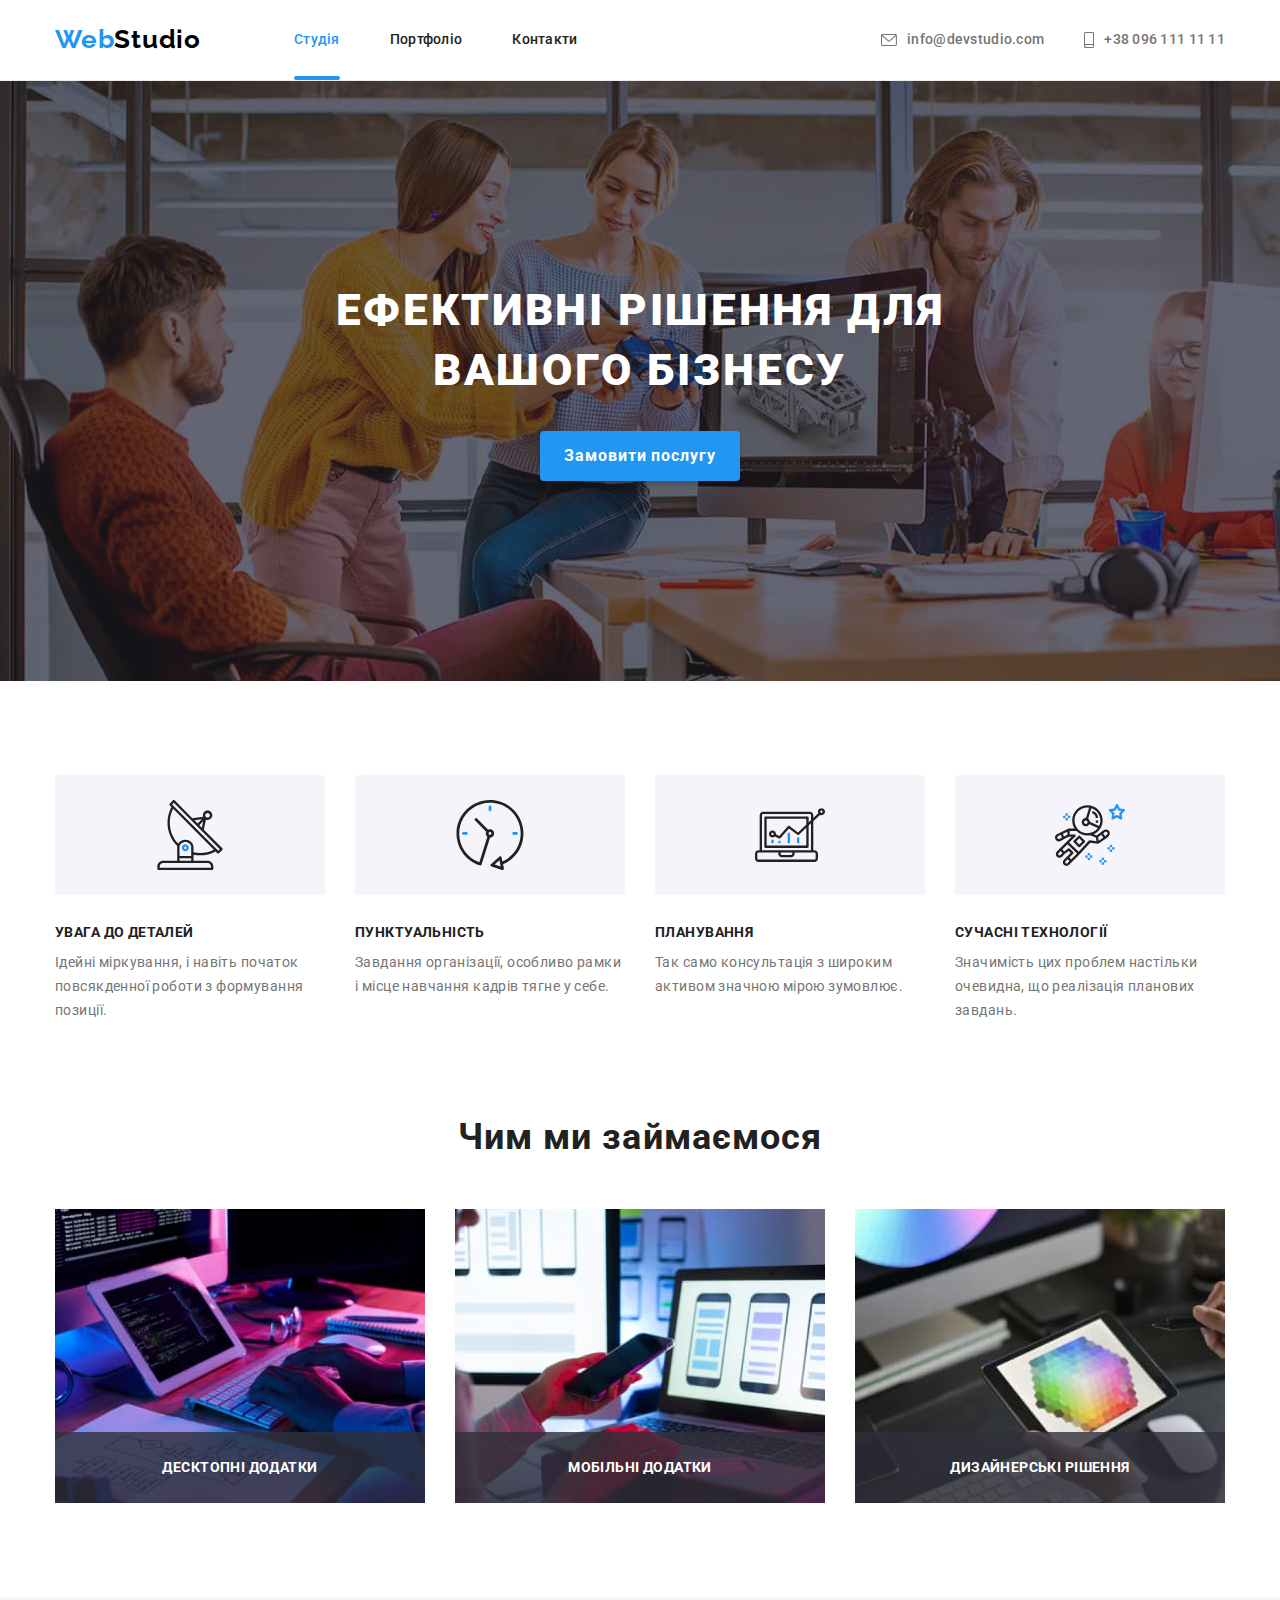
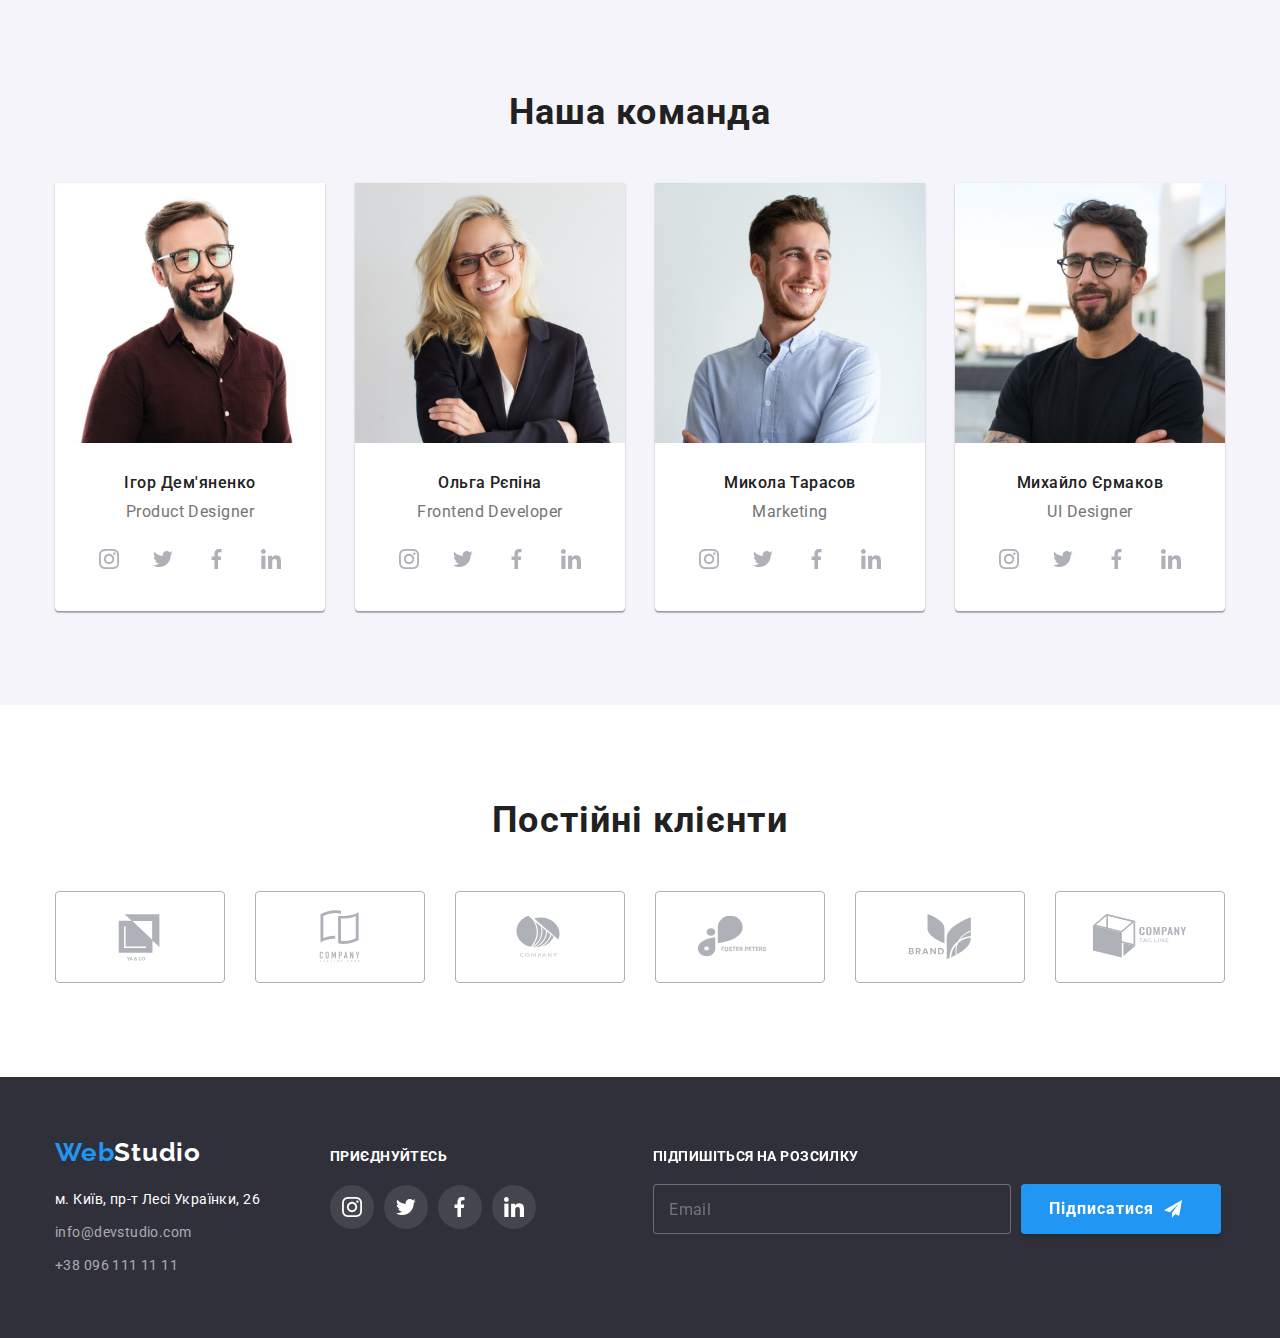
<file: index.html>
<!DOCTYPE html>
<html lang="uk">
  <head>
    <meta charset="UTF-8" />
    <meta http-equiv="X-UA-Compatible" content="IE=edge" />
    <meta name="viewport" content="width=device-width, initial-scale=1.0" />
    <title>WebStudio</title>
    <link rel="preconnect" href="https://fonts.googleapis.com">
    <link rel="preconnect" href="https://fonts.gstatic.com" crossorigin>
    <link href="https://fonts.googleapis.com/css2?family=Raleway:wght@700&family=Roboto:wght@400;500;700;900&display=swap" rel="stylesheet">

    <link rel="stylesheet" href="https://cdnjs.cloudflare.com/ajax/libs/modern-normalize/1.1.0/modern-normalize.min.css">
    <link rel="stylesheet" href="./css/styles.css">
  </head>
  <body>
    <header class="header">
      <div class="main-nav container">
        <!--лого-->
        <a class="logo link" href="#" lang="en">Web<span class="logo-word">Studio</span></a>

        <!--навігація-->
        <nav class="nav">
          <ul class="nav-list list">
            <li class="nav-list__item"><a class="nav-list__link link nav-list__link--current" href="#">Студія</a></li>
            <li class="nav-list__item"><a class="nav-list__link link" href="./portfolio.html">Портфоліо</a></li>
            <li class="nav-list__item"><a class="nav-list__link link" href="#">Контакти</a></li>
          </ul>
        </nav>

        <ul class="contacts list">
          <li class="contacts__email">
            <a class="contacts__link link" href="mailto:info@devstudio.com">
              <svg class="contacts__icon" width="16" height="12">
                <use href="./images/icons.svg#icon-envelope"></use>
              </svg>
              info@devstudio.com
            </a>
          </li>
          <li class="contacts__phone">
            <a class="contacts__link link" href="tel:+380961111111">
              <svg class="contacts__icon" width="10" height="16">
                <use href="./images/icons.svg#icon-smartphone"></use>
              </svg>
              +38 096 111 11 11
            </a>
          </li>
        </ul>
    </div>
    </header>
    <main class="main">

      <!--Hero-->
      <section class="hero section">
        <div class="container">
          <h1 class="hero__title">Ефективні рішення для вашого бізнесу</h1>
          <button class="hero__button button" data-modal-open type="button">Замовити послугу</button>
          
          <div class="backdrop is-hidden" data-modal>
            <div class="modal">
              <button class="modal--close button" data-modal-close>
                <svg class="modal__icon" width="30" height="30">
                  <use href="./images/icons.svg#icon-close"></use>
                </svg>
              </button>
              <h1 class="modal__header">Залиште свої дані, ми вам передзвонимо</h1>
              <form class="form">
                <div class="form__field">
                  <label for="form-name">Ім'я</label>
                    <input class="form__input" id="form-name" type="text" name="service-form-input-name">
                    <span class="form__icon">
                      <svg width="18" height="18">
                        <use href="./images/icons.svg#icon-person" ></use>
                      </svg>
                    </span>
                </div>

                <div class="form__field">
                  <label for="form-tel">Телефон</label>
                    <input class="form__input" id="form-tel" type="tel" name="service-form-input-tel">
                    <span class="form__icon">
                      <svg width="18" height="18">
                        <use href="./images/icons.svg#icon-phone" ></use>
                      </svg>
                    </span>
                </div>

                <div class="form__field">
                  <label for="form-email">Пошта</label>
                    <input class="form__input" id="form-email" type="email" name="service-form-input-email">
                    <span class="form__icon">
                      <svg width="18" height="18">
                        <use href="./images/icons.svg#icon-email"></use>
                      </svg>
                    </span>
                </div>

                <div class="form__field">
                  <label for="form__comment">Коментар</label>
                    <textarea id="form-comment" name="service-form-input-comment" rows="6" placeholder="Введіть текст"></textarea>
                </div>

                <div class="form__agreement">
                  <label for="form-agreement">
                    <input class="form__checkbox" id="form-agreement" type="checkbox" name="agreement">
                    <span class="form__checkbox--active"></span>
                    Погоджуюся з розсилкою та приймаю 
                    <a class="form__link" href="#">Умови договору</a>
                  </label>
                </div>


                <button class="modal__button button" type="submit">
                  Відправити
                </button>
              </form>

            </div>
          </div>
        </div>
      </section>

      <!--секція Характеристики студії-->
      <section class="features section">
        <div class="container">
          <h2 class="visually-hidden">Характеристики студії</h2>

          <ul class="features__list list">
          <li class="features__item">
            <div class="features__container">
              <svg class="features__icon" width="70" height="70">
                <use href="./images/icons.svg#icon-antenna"></use>
              </svg>
            </div>
            <h3 class="features__title">УВАГА ДО ДЕТАЛЕЙ</h3>
            <p class="features__desc">
              Ідейні міркування, і навіть початок повсякденної роботи з
              формування позиції.
            </p>
          </li>
          <li class="features__item">
            <div class="features__container">
              <svg class="features__icon" width="70" height="70">
                <use href="./images/icons.svg#icon-clock"></use>
              </svg>
            </div>
            <h3 class="features__title">ПУНКТУАЛЬНІСТЬ</h3>
            <p class="features__desc">
              Завдання організації, особливо рамки і місце навчання кадрів тягне
              у себе.
            </p>
          </li>
          <li class="features__item">
            <div class="features__container">
              <svg class="features__icon" width="70" height="70">
                <use href="./images/icons.svg#icon-laptop"></use>
              </svg>
            </div>
            <h3 class="features__title">ПЛАНУВАННЯ</h3>
            <p class="features__desc">
              Так само консультація з широким активом значною мірою зумовлює.
            </p>
          </li>
          <li class="features__item">
            <div class="features__container">
              <svg class="features__icon" width="70" height="70">
                <use href="./images/icons.svg#icon-astronaut"></use>
              </svg>
            </div>
            <h3 class="features__title">СУЧАСНІ ТЕХНОЛОГІЇ</h3>
            <p class="features__desc">
              Значимість цих проблем настільки очевидна, що реалізація планових
              завдань.
            </p>
          </li>
          </ul>
        </div>
      </section>

      <!-- секція Чим ми займаємося з картинками-->
      <section class="work section">
        <div class="container">
        <h2 class="section-title">Чим ми займаємося</h2>
        <ul class="work__list list">
          <li class="work__item">
            <img
              src="./images/work1.jpg"
              alt="людина друкую"
              width="370"
              height="294"
            />
            <div class="work__text-container">
              <p class="work__text">Десктопні додатки</p>
            </div>
          </li>
          <li class="work__item">
            <img
              src="./images/work2.jpg"
              alt="людина дзвонить"
              width="370"
              height="294"
            />
            <div class="work__text-container">
              <p class="work__text">Мобільні додатки</p>
            </div>
          </li>
          <li class="work__item">
            <img
              src="./images/work3.jpg"
              alt="людина з планшетом"
              width="370"
              height="294"
            />
            <div class="work__text-container">
              <p class="work__text">Дизайнерські рішення</p>
            </div>
          </li>
        </ul>
        </div>
      </section>

      <!--секція Наша команда з фото-->
      <section class="team section">
        <div class="container">
        <h2 class="section-title">Наша команда</h2>
        <ul class="team__img-list list">
          <li class="team__item">
            <img
              src="./images/igor.jpg"
              alt="Ігор Дем'яненко"
              width="270"
            />
            <div class="team__card">
              <h3 class="team__title">Ігор Дем'яненко</h3>
              <p class="team__desc" lang="en">Product Designer</p>
              <ul class="socials list">
                <li class="socials__item">
                  <a href="#" class="socials__link link">
                    <svg class="socials__icon" width="20" height="20">
                      <use href="./images/icons.svg#icon-instagram"></use>
                    </svg>
                  </a>
                </li>
                <li class="socials__item">
                  <a href="#" class="socials__link link">
                    <svg class="socials__icon" width="20" height="20">
                      <use href="./images/icons.svg#icon-twitter"></use>
                    </svg>
                  </a>
                </li>
                <li class="socials__item">
                  <a href="#" class="socials__link link">
                    <svg class="socials__icon" width="20" height="20">
                      <use href="./images/icons.svg#icon-facebook"></use>
                    </svg>
                  </a>
                </li>
                <li class="socials__item">
                  <a href="#" class="socials__link link">
                    <svg class="socials__icon" width="20" height="20">
                      <use href="./images/icons.svg#icon-linkedin"></use>
                    </svg>
                  </a>
                </li>
              </ul>
            </div>
          </li>
          <li class="team__item">
            <img
              src="./images/olga.jpg"
              alt="Ольга Рєпіна"
              width="270"
            />
            <div class="team__card">
              <h3 class="team__title">Ольга Рєпіна</h3>
              <p class="team__desc" lang="en">Frontend Developer</p>
              <ul class="socials list">
                <li class="socials__item">
                  <a href="#" class="socials__link link">
                    <svg class="socials__icon" width="20" height="20">
                      <use href="./images/icons.svg#icon-instagram"></use>
                    </svg>
                  </a>
                </li>
                <li class="socials__item">
                  <a href="#" class="socials__link link">
                    <svg class="socials__icon" width="20" height="20">
                      <use href="./images/icons.svg#icon-twitter"></use>
                    </svg>
                  </a>
                </li>
                <li class="socials__item">
                  <a href="#" class="socials__link link">
                    <svg class="socials__icon" width="20" height="20">
                      <use href="./images/icons.svg#icon-facebook"></use>
                    </svg>
                  </a>
                </li>
                <li class="socials__item">
                  <a href="#" class="socials__link link">
                    <svg class="socials__icon" width="20" height="20">
                      <use href="./images/icons.svg#icon-linkedin"></use>
                    </svg>
                  </a>
                </li>
              </ul>
            </div>
          </li>
          <li class="team__item">
            <img
              src="./images/mykola.jpg"
              alt="Микола Тарасов"
              width="270"
            />
            <div class="team__card">
              <h3 class="team__title">Микола Тарасов</h3>
              <p class="team__desc" lang="en">Marketing</p>
              <ul class="socials list">
                <li class="socials__item">
                  <a href="#" class="socials__link link">
                    <svg class="socials__icon" width="20" height="20">
                      <use href="./images/icons.svg#icon-instagram"></use>
                    </svg>
                  </a>
                </li>
                <li class="socials__item">
                  <a href="#" class="socials__link link">
                    <svg class="socials__icon" width="20" height="20">
                      <use href="./images/icons.svg#icon-twitter"></use>
                    </svg>
                  </a>
                </li>
                <li class="socials__item">
                  <a href="#" class="socials__link link">
                    <svg class="socials__icon" width="20" height="20">
                      <use href="./images/icons.svg#icon-facebook"></use>
                    </svg>
                  </a>
                </li>
                <li class="socials__item">
                  <a href="#" class="socials__link link">
                    <svg class="socials__icon" width="20" height="20">
                      <use href="./images/icons.svg#icon-linkedin"></use>
                    </svg>
                  </a>
                </li>
              </ul>
            </div>
          </li>
          <li class="team__item">
            <img
              src="./images/michael.jpg"
              alt="Михайло Єрмаков"
              width="270"
            />
            <div class="team__card">
              <h3 class="team__title">Михайло Єрмаков</h3>
              <p class="team__desc" lang="en">UI Designer</p>
              <ul class="socials list">
                <li class="socials__item">
                  <a href="#" class="socials__link link">
                    <svg class="socials__icon" width="20" height="20">
                      <use href="./images/icons.svg#icon-instagram"></use>
                    </svg>
                  </a>
                </li>
                <li class="socials__item">
                  <a href="#" class="socials__link link">
                    <svg class="socials__icon" width="20" height="20">
                      <use href="./images/icons.svg#icon-twitter"></use>
                    </svg>
                  </a>
                </li>
                <li class="socials__item">
                  <a href="#" class="socials__link link">
                    <svg class="socials__icon" width="20" height="20">
                      <use href="./images/icons.svg#icon-facebook"></use>
                    </svg>
                  </a>
                </li>
                <li class="socials__item">
                  <a href="#" class="socials__link link">
                    <svg class="socials__icon" width="20" height="20">
                      <use href="./images/icons.svg#icon-linkedin"></use>
                    </svg>
                  </a>
                </li>
              </ul>
            </div>
          </li>
        </ul>
        </div>
      </section>

      <!-- секція Постійні клієнти -->
      <section class="clients section">
        <div class="container">
          <h2 class="section-title" lang="uk">Постійні клієнти</h2>
          <ul class="clients__list list">
            <li class="clients__item">
              <a href="#" class="clients__link">
                <svg class="clients__icon" width="106" height="60">
                  <use href="./images/icons.svg#icon-yaco"></use>
                </svg>
              </a>
            </li>
            <li class="clients__item">
              <a href="#" class="clients__link">
                <svg class="clients__icon" width="106" height="60">
                  <use href="./images/icons.svg#icon-tagline"></use>
                </svg>
              </a>
            </li>
            <li class="clients__item">
              <a href="#" class="clients__link">
                <svg class="clients__icon" width="106" height="60">
                  <use href="./images/icons.svg#icon-company"></use>
                </svg>
              </a>
            </li>
            <li class="clients__item">
              <a href="#" class="clients__link">
                <svg class="clients__icon" width="106" height="60">
                  <use href="./images/icons.svg#icon-fosterpeters"></use>
                </svg>
              </a>
            </li>
            <li class="clients__item">
              <a href="#" class="clients__link">
                <svg class="clients__icon" width="106" height="60">
                  <use href="./images/icons.svg#icon-brand"></use>
                </svg>
              </a>
            </li>
            <li class="clients__item">
              <a href="#" class="clients__link">
                <svg class="clients__icon" width="106" height="60">
                  <use href="./images/icons.svg#icon-companytagline"></use>
                </svg>
              </a>
            </li>
        </ul>
        </div>
      </section>
    </main>

    <footer class="footer">
      <div class="container">
        <div class="footer-contacts__wrapper">
          <a class="logo link" href="#" lang="en">Web<span class="logo-word--reverse">Studio</span></a>
          <address class="address">
          м. Київ, пр-т Лесі Українки, 26

          <ul class="footer-contacts__list list">
            <li class="footer-contacts__item">
              <a class="contacts__link--reverse link" href="mailto:info@devstudio.com">info@devstudio.com</a>
            </li>
            <li class="footer-contacts__item">
              <a class="contacts__link--reverse link" href="tel:+380961111111">+38 096 111 11 11</a>
            </li>
          </ul>
          </address>
        </div>

        <div class="footer-socials__wrapper">
          <p class="footer-socials__text">приєднуйтесь</p>
          <ul class="footer-socials__list list">
            <li class="footer-socials__item">
              <a href="#" class="footer-socials__link link">
                <svg class="footer-socials__icon" width="20" height="20">
                  <use href="./images/icons.svg#icon-instagram"></use>
                </svg>
              </a>
            </li>
            <li class="footer-socials__item">
              <a href="#" class="footer-socials__link link">
                <svg class="footer-socials__icon" width="20" height="20">
                  <use href="./images/icons.svg#icon-twitter"></use>
                </svg>
              </a>
            </li>
            <li class="footer-socials__item">
              <a href="#" class="footer-socials__link link">
                <svg class="footer-socials__icon" width="20" height="20">
                  <use href="./images/icons.svg#icon-facebook"></use>
                </svg>
              </a>
            </li>
            <li class="footer-socials__item">
              <a href="#" class="footer-socials__link link">
                <svg class="footer-socials__icon" width="20" height="20">
                  <use href="./images/icons.svg#icon-linkedin"></use>
                </svg>
              </a>
            </li>
          </ul>
        </div>

        <div class="footer-subscription__wrapper">
          <p class="footer-subscription__text">Підпишіться на розсилку</p>
          <form class="subscription__form">
            <input class="subscription__input" id="footer-subscription-form" type="email" placeholder="Email" name="footer-subscription-form">
            <button class="subscription__button button">Підписатися
              <svg class="subscription__icon" width="24" height="24">
                <use href="./images/icons.svg#icon-send"></use>
              </svg>
            </button>
          </form>
        </div>

      </div>
    </footer>
    <script src="./js/modal.js"></script>
  </body>
</html>
</file>
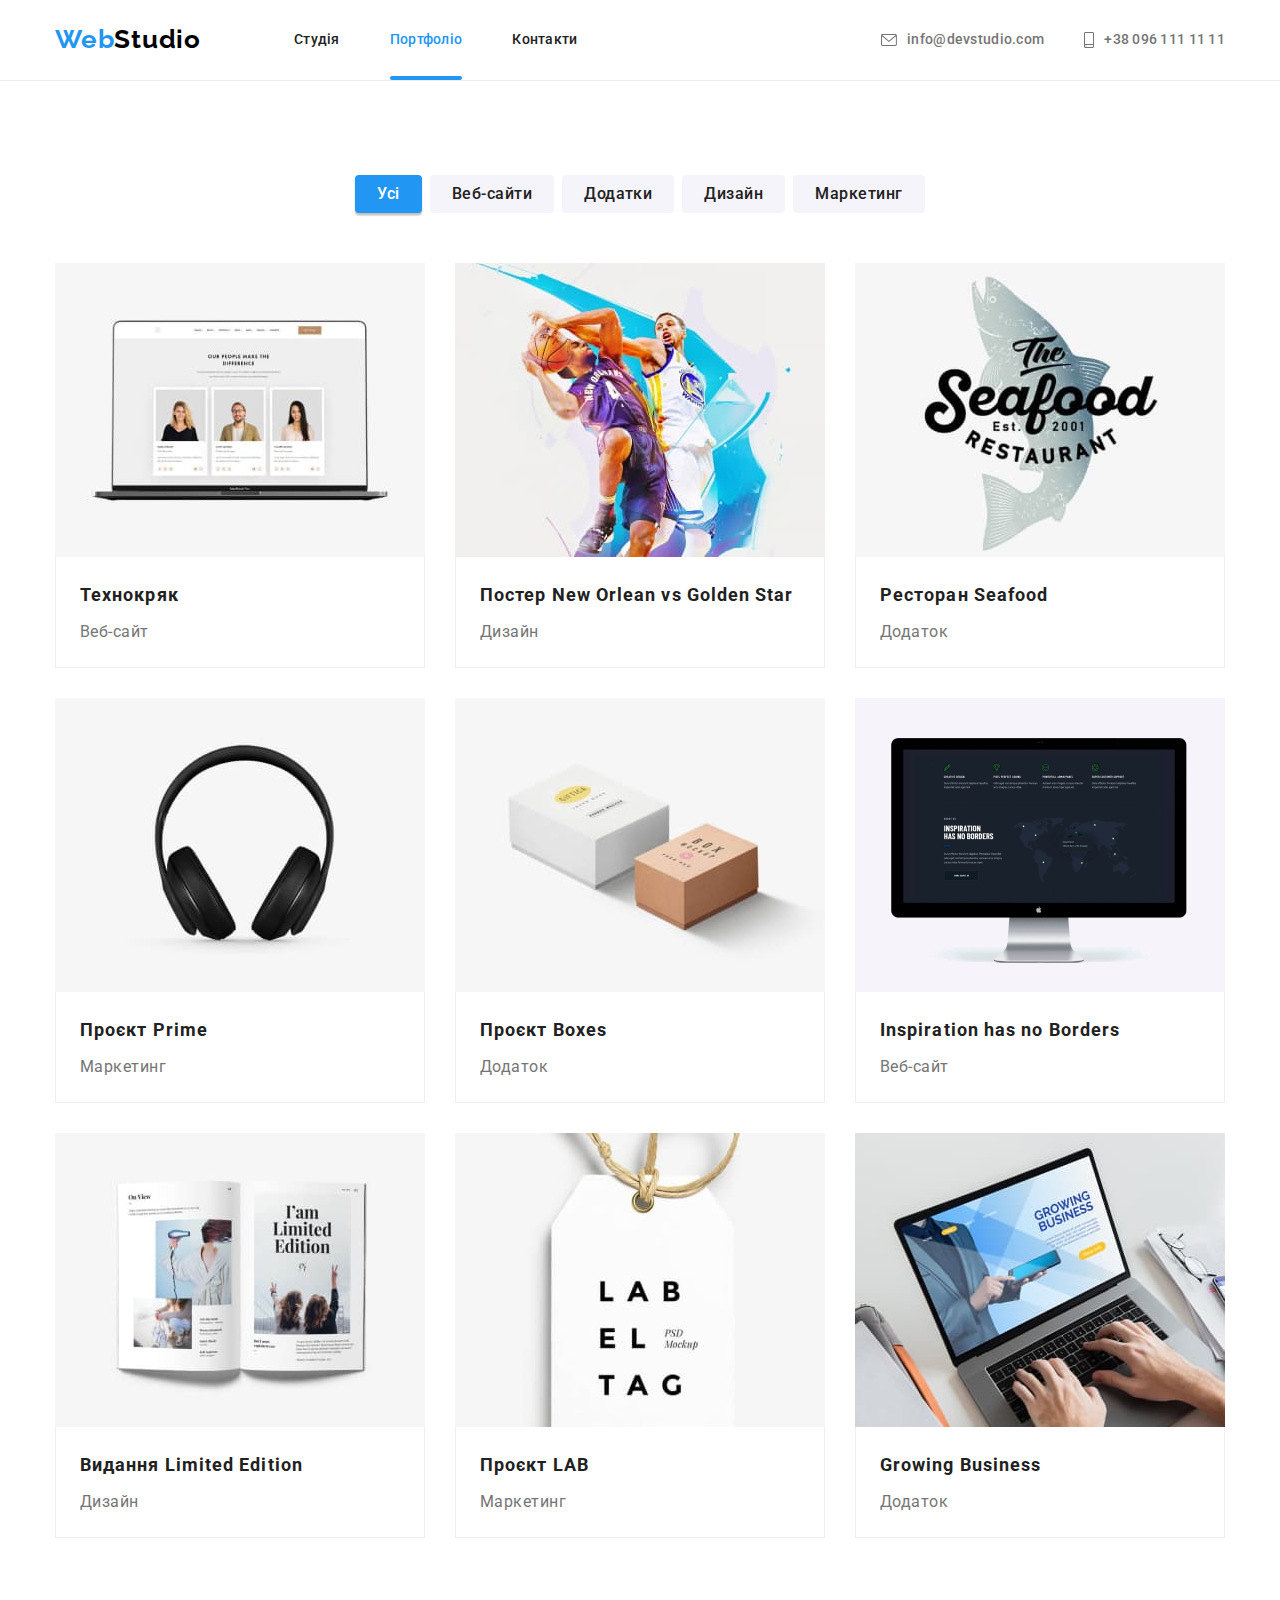
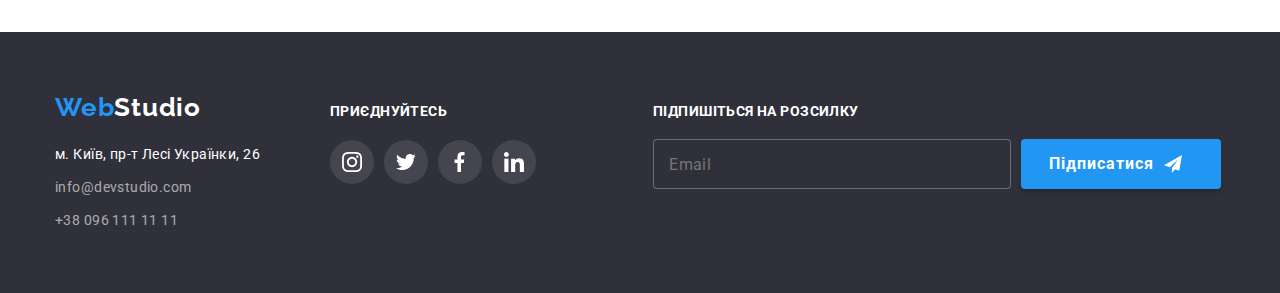
<file: portfolio.html>
<!DOCTYPE html>
<html lang="uk">
<head>
    <meta charset="UTF-8">
    <meta http-equiv="X-UA-Compatible" content="IE=edge">
    <meta name="viewport" content="width=device-width, initial-scale=1.0">
    <title>Portfolio</title>
    <link rel="preconnect" href="https://fonts.googleapis.com">
    <link rel="preconnect" href="https://fonts.gstatic.com" crossorigin>
    <link href="https://fonts.googleapis.com/css2?family=Raleway:wght@700&family=Roboto:wght@400;500;700&display=swap" rel="stylesheet">
    
    <link rel="stylesheet" href="https://cdnjs.cloudflare.com/ajax/libs/modern-normalize/1.1.0/modern-normalize.min.css">
    <link rel="stylesheet" href="./css/styles.css">
</head>
<body>
  <header class="header">
    <div class="main-nav container">
      <!--лого-->
      <a class="logo link" href="#" lang="en">Web<span class="logo-word">Studio</span></a>

      <!--навігація-->
      <nav class="nav">
        <ul class="nav-list list">
          <li class="nav-list__item"><a class="nav-list__link link" href="./index.html">Студія</a></li>
          <li class="nav-list__item"><a class="nav-list__link link nav-list__link--current" href="#">Портфоліо</a></li>
          <li class="nav-list__item"><a class="nav-list__link link" href="#">Контакти</a></li>
        </ul>
      </nav>

      <ul class="contacts list">
        <li class="contacts__email">
          <a class="contacts__link link" href="mailto:info@devstudio.com">
            <svg class="contacts__icon" width="16" height="12">
              <use href="./images/icons.svg#icon-envelope"></use>
            </svg>
            info@devstudio.com
          </a>
        </li>
        <li class="contacts__phone">
          <a class="contacts__link link" href="tel:+380961111111">
            <svg class="contacts__icon" width="10" height="16">
              <use href="./images/icons.svg#icon-smartphone"></use>
            </svg>
            +38 096 111 11 11
          </a>
        </li>
      </ul>
  </div>
  </header>



    <main class="main">
        <section class="section">
            <div class="container">
                <ul class="proj-filter list">
                    <li class="proj-filter__option"><button class="proj-filter__button button proj-filter__button--current" type="button">Усі</button></li>
                    <li class="proj-filter__option"><button class="proj-filter__button button" type="button">Веб-сайти</button></li>
                    <li class="proj-filter__option"><button class="proj-filter__button button" type="button">Додатки</button></li>
                    <li class="proj-filter__option"><button class="proj-filter__button button" type="button">Дизайн</button></li>
                    <li class="proj-filter__option"><button class="proj-filter__button button" type="button">Маркетинг</button></li>
                </ul>

                <!-- Проекти -->
                <h1 class="visually-hidden">Проекти</h1>
                <ul class="proj-list list">
                        <li class="proj__item">
                            <a class="proj__link link" href="#">
                              <div class="card">
                                <img src="./images/macbook.jpg" width="370px" height="294" alt="Макбук">
                                <div class="card__overlay">
                                  Ресурс пропонує комплексні пропозиції з різним рівнем функціоналу та сервісів. Все це дозволить відвідувачу отримати вичерпні відомості про компанію чи приватну особу.
                                </div>
                              </div>
                              
                              <div class="card__bottom">
                                <h2 class="card__title">Технокряк</h2>
                                <p class="card__description">Веб-сайт</p>
                              </div>
                            </a>
                        </li>
                        <li class="proj__item">
                            <a class="proj__link link" href="#">
                              <div class="card">
                                <img src="./images/basketball.jpg" width="370" height="294" alt="Постер з баскетболістами">
                                <div class="card__overlay">
                                  Ресурс пропонує комплексні пропозиції з різним рівнем функціоналу та сервісів. Все це дозволить відвідувачу отримати вичерпні відомості про компанію чи приватну особу.
                                </div>
                              </div>

                              <div class="card__bottom">
                                <h2 class="card__title">Постер New Orlean vs Golden Star</h2>
                                <p class="card__description">Дизайн</p>
                              </div>
                            </a>
                        </li>
                        <li class="proj__item">
                            <a class="proj__link link" href="#">
                              <div class="card">
                                <img src="./images/restaurant.jpg" width="370" height="294" alt="Лого ресторану">
                                <div class="card__overlay">
                                  Ресурс пропонує комплексні пропозиції з різним рівнем функціоналу та сервісів. Все це дозволить відвідувачу отримати вичерпні відомості про компанію чи приватну особу.
                                </div>
                              </div>

                              <div class="card__bottom">
                                <h2 class="card__title">Ресторан Seafood</h2>
                                <p class="card__description">Додаток</p>
                              </div>
                            </a>
                        </li>
                        <li class="proj__item">
                            <a class="proj__link link" href="#">
                              <div class="card">
                                <img src="./images/headphones.jpg" width="370" height="294" alt="Навушники">
                                <div class="card__overlay">
                                  Ресурс пропонує комплексні пропозиції з різним рівнем функціоналу та сервісів. Все це дозволить відвідувачу отримати вичерпні відомості про компанію чи приватну особу.
                                </div>
                              </div>

                              <div class="card__bottom">
                                <h2 class="card__title">Проєкт Prime</h2>
                                <p class="card__description">Маркетинг</p>
                              </div>
                            </a>
                        </li>
                        <li class="proj__item">
                            <a class="proj__link link" href="#">
                              <div class="card">
                                <img src="./images/box.jpg" width="370" height="294" alt="Дві коробки">
                                <div class="card__overlay">
                                  Ресурс пропонує комплексні пропозиції з різним рівнем функціоналу та сервісів. Все це дозволить відвідувачу отримати вичерпні відомості про компанію чи приватну особу.
                                </div>
                              </div>

                              <div class="card__bottom">
                                <h2 class="card__title">Проєкт Boxes</h2>
                                <p class="card__description">Додаток</p>
                              </div>
                            </a>
                        </li>
                        <li class="proj__item">
                            <a class="proj__link link" href="#">
                              <div class="card">
                                <img src="./images/mac.jpg" width="370" height="294" alt="Мак компʼютер">
                                <div class="card__overlay">
                                  Ресурс пропонує комплексні пропозиції з різним рівнем функціоналу та сервісів. Все це дозволить відвідувачу отримати вичерпні відомості про компанію чи приватну особу.
                                </div>
                              </div>

                              <div class="card__bottom">
                                <h2 class="card__title">Inspiration has no Borders</h2>
                                <p class="card__description">Веб-сайт</p>
                              </div>
                            </a>
                        </li>
                        <li class="proj__item">
                            <a class="proj__link link" href="#">
                              <div class="card">
                                <img src="./images/book.jpg" width="370" height="294" alt="Відкрита книга">
                                <div class="card__overlay">
                                  Ресурс пропонує комплексні пропозиції з різним рівнем функціоналу та сервісів. Все це дозволить відвідувачу отримати вичерпні відомості про компанію чи приватну особу.
                                </div>
                              </div>

                              <div class="card__bottom">
                                <h2 class="card__title">Видання Limited Edition</h2>
                                <p class="card__description">Дизайн</p>
                              </div>
                            </a>
                        </li>
                        <li class="proj__item">
                            <a class="proj__link link" href="#">
                              <div class="card">
                                <img src="./images/tag.jpg" width="370" height="294" alt="ЛАБ тег">
                                <div class="card__overlay">
                                  Ресурс пропонує комплексні пропозиції з різним рівнем функціоналу та сервісів. Все це дозволить відвідувачу отримати вичерпні відомості про компанію чи приватну особу.
                                </div>
                              </div>

                              <div class="card__bottom">
                                <h2 class="card__title">Проєкт LAB</h2>
                                <p class="card__description">Маркетинг</p>
                              </div>
                            </a>
                        </li>
                        <li class="proj__item">
                            <a class="proj__link link" href="#">
                              <div class="card">
                                <img src="./images/work.jpg" width="370" height="294" alt="Людина працює">
                                <div class="card__overlay">
                                  Ресурс пропонує комплексні пропозиції з різним рівнем функціоналу та сервісів. Все це дозволить відвідувачу отримати вичерпні відомості про компанію чи приватну особу.
                                </div>
                              </div>

                              <div class="card__bottom">
                                <h2 class="card__title">Growing Business</h2>
                                <p class="card__description">Додаток</p>
                              </div>
                            </a>
                        </li>
                </ul>
            </div>
        </section>
    </main>



    <footer class="footer">
      <div class="container">
        <div class="footer-contacts__wrapper">
          <a class="logo link" href="#" lang="en">Web<span class="logo-word--reverse">Studio</span></a>
          <address class="address">
          м. Київ, пр-т Лесі Українки, 26

          <ul class="footer-contacts__list list">
            <li class="footer-contacts__item">
              <a class="contacts__link--reverse link" href="mailto:info@devstudio.com">info@devstudio.com</a>
            </li>
            <li class="footer-contacts__item">
              <a class="contacts__link--reverse link" href="tel:+380961111111">+38 096 111 11 11</a>
            </li>
          </ul>
          </address>
        </div>

        <div class="footer-socials__wrapper">
          <p class="footer-socials__text">приєднуйтесь</p>
          <ul class="footer-socials__list list">
            <li class="footer-socials__item">
              <a href="#" class="footer-socials__link link">
                <svg class="footer-socials__icon" width="20" height="20">
                  <use href="./images/icons.svg#icon-instagram"></use>
                </svg>
              </a>
            </li>
            <li class="footer-socials__item">
              <a href="#" class="footer-socials__link link">
                <svg class="footer-socials__icon" width="20" height="20">
                  <use href="./images/icons.svg#icon-twitter"></use>
                </svg>
              </a>
            </li>
            <li class="footer-socials__item">
              <a href="#" class="footer-socials__link link">
                <svg class="footer-socials__icon" width="20" height="20">
                  <use href="./images/icons.svg#icon-facebook"></use>
                </svg>
              </a>
            </li>
            <li class="footer-socials__item">
              <a href="#" class="footer-socials__link link">
                <svg class="footer-socials__icon" width="20" height="20">
                  <use href="./images/icons.svg#icon-linkedin"></use>
                </svg>
              </a>
            </li>
          </ul>
        </div>

        <div class="footer-subscription__wrapper">
          <p class="footer-subscription__text">Підпишіться на розсилку</p>
          <form class="subscription__form">
            <input class="subscription__input" id="footer-subscription-form" type="email" placeholder="Email" name="footer-subscription-form">
            <button class="subscription__button button">Підписатися
              <svg class="subscription__icon" width="24" height="24">
                <use href="./images/icons.svg#icon-send"></use>
              </svg>
            </button>
          </form>
        </div>

      </div>
    </footer>
</body>
</html>
</file>
<file: css/styles.css>
:root {
    --primary-font-family: 'Roboto', sans-serif;
    --secondary-font-family: 'Raleway', sans-serif;

    --primary-text-color-theme-dark: #FFFFFF;
    --secondary-text-color-theme-dark: rgba(255, 255, 255, 0.6);
    --primary-text-color-theme-light: #212121;
    --secondary-text-color-theme-light: #757575;

    --dark-background-section-color: #2F303A;
    --light-background-section-color: #F5F4FA;
    --white-background-section-color: #FFFFFF;
    --accent-color: #2196F3;

    --secondary-logo-color-header: #000000;
    --secondary-logo-color-footer: #FFFFFF;

    --button-background-color: #F5F4FA;
    --button-text-color: #212121;
    --button-text-hover-color: #FFFFFF;
    --blue-button-hover-color: #188CE8;

    --main-border-color: #ECECEC;
    --card-border-color: #EEEEEE;

    --icons-fill-light-background: #AFB1B8;
    --icons-light-background:  #F5F4FA;
    --icons-dark-background: rgba(255, 255, 255, 0.1);
    --icons-fill-dark-background: #FFFFFF;

    --transition-animation: 250ms cubic-bezier(0.4, 0, 0.2, 1);
    --hover-overlay: rgba(33, 150, 243, 0.9);
}

body {
    font-family: var(--primary-font-family);
    color: var(--primary-text-color-theme-light);
    background-color: #FFFFFF;
}

/* ------------------- utilities ----------------*/
.list {
    list-style: none;
}

.link {
    text-decoration: none;
}

ul {
    padding-inline-start: 0px;
    margin-top: 0px;
    margin-bottom: 0px;
}

.button {
    border-width: 0px;

    cursor: pointer;
}

h1, h2, h3, p {
    margin: 0px;
}

img {
    display: block;
    max-width: 100%;
    height: auto;
}

address {
    font-style: normal;
}

.container {
    width: 1200px;
    padding-right: 15px;
    padding-left: 15px;
    margin-right: auto;
    margin-left: auto;
}
/* ------------------- utilities ----------------*/



/* ======================================Studio========================================== */
/* ================ start components ================ */
.visually-hidden {
    position: absolute;
    white-space: nowrap;
    width: 1px;
    height: 1px;
    overflow: hidden;
    border: 0;
    padding: 0;
    clip: rect(0 0 0 0);
    clip-path: inset(50%);
    margin: -1px;
}

/* logo */
.logo {
    display: inline-block;

    font-family: var(--secondary-font-family);
    font-weight: 700;
    font-size: 26px;
    line-height: 1.2;
    letter-spacing: 0.03em;
    color: var(--accent-color);
}

.logo-word {
    color: var(--secondary-logo-color-header);
}

header .logo {
    margin-right: 93px;
}

/* header */
.contacts__link {
    display: flex;
    align-items: center;
    font-weight: 500;
    font-size: 14px;
    line-height: 1.14;
    letter-spacing: 0.02em;
    color: var(--secondary-text-color-theme-light);

    transition: color var(--transition-animation);
}

.contacts__link:hover,
.contacts__link:focus {
    color: var(--accent-color);
}






.section-title {
    margin-bottom: 50px;

    font-weight: 700;
    font-size: 36px;
    line-height: 1.17;
    text-align: center;
    letter-spacing: 0.03em;
    color: var(--primary-text-color-theme-light);
}






/* features section */
.features__title {
    margin-bottom: 10px;

    font-weight: 700;
    font-size: 14px;
    line-height: 1.14;
    letter-spacing: 0.03em;
    text-transform: uppercase;
    color: var(--primary-text-color-theme-light);
}

.features__desc {
    font-size: 14px;
    line-height: 1.71;
    letter-spacing: 0.03em;
    color: var(--secondary-text-color-theme-light);
}





/* team section */
.team__item {
    background-color: #FFFFFF;
    box-shadow: 0px 1px 3px rgba(0, 0, 0, 0.12), 0px 1px 1px rgba(0, 0, 0, 0.14), 0px 2px 1px rgba(0, 0, 0, 0.2);
    border-radius: 0px 0px 4px 4px;
}

.team__item:not(:last-child) {
    margin-right: 30px;
}

.team__title {
    margin-bottom: 10px;

    font-weight: 500;
    font-size: 16px;
    line-height: 1.20;
    text-align: center;
    letter-spacing: 0.03em;
    color: var(--primary-text-color-theme-light);
}

.team__desc {
    margin-bottom: 16px;

    font-size: 16px;
    line-height: 1.20;
    text-align: center;
    letter-spacing: 0.03em;
    color: var(--secondary-text-color-theme-light);
}

.socials {
    display: flex;
    justify-content: center;
}

.socials__item:not(:last-child) {
    margin-right: 10px;
}

.socials__link {
    display: flex;
    align-items: center;
    justify-content: center;
    width: 44px;
    height: 44px;
    border-radius: 50%;

    transition: background-color var(--transition-animation);
}

.socials__link:hover, 
.socials__link:focus {
    background-color: var(--accent-color);
}

.socials__icon {
    fill: var(--icons-fill-light-background);

    transition: fill var(--transition-animation);
}

.socials__link:hover .socials__icon,
.socials__link:focus .socials__icon {
    fill: #FFFFFF;
}






/* clients section */
.clients__list {
    display: flex;
    justify-content: center;
}

.clients__item:not(:last-child) {
    margin-right: 30px;
}

.clients__link {
    display: flex;
    align-items: center;
    justify-content: center;
    width: 170px;
    height: 92px;

    border: 1px solid var(--icons-fill-light-background);
    border-radius: 4px;

    transition: border-color var(--transition-animation);
}

.clients__link:hover,
.clients__link:focus {
    border-color: var(--accent-color);
}

.clients__icon {
    fill: var(--icons-fill-light-background);

    transition: fill var(--transition-animation);
}

.clients__link:hover .clients__icon,
.clients__link:focus .clients__icon {
    fill: var(--accent-color);
}
/* ================ end components ================ */



/* ================= start header ================= */
.nav-list__link {
    display: block;
    padding-top: 32px;
    padding-bottom: 32px;

    font-weight: 500;
    font-size: 14px;
    line-height: 1.14;
    letter-spacing: 0.02em;
    color: var(--primary-text-color-theme-light);

    transition: color var(--transition-animation);
}

.nav-list__link:hover, 
.nav-list__link:focus {
    color: var(--accent-color);
}

.nav-list__link.nav-list__link--current {
    position: relative; 

    color: var(--accent-color);
}

.nav-list__link.nav-list__link--current::after {
    content: '';

    position: absolute;
    left: 0;
    bottom: 0;

    display: block;
    width: 100%;
    height: 4px;
    border-radius: 2px;
    background-color: var(--accent-color);
}

.header {
    border-bottom: 1px solid var(--main-border-color);
}

.main-nav {
    display: flex;
    align-items: center;
}

.nav-list, .contacts {
    display: flex;
}

.contacts {
    margin-left: auto;
}

.nav-list .nav-list__item:not(:last-child) {
    margin-right: 50px;
}

.contacts .contacts__email, .contacts__phone:not(:last-child) {
    margin-right: 40px;
}

.contacts__icon {
    margin-right: 10px;
    fill: currentColor;
}
/* ================= end header ================= */




/* ================ start main ================ */
.section {
    padding: 94px 0;
}

.hero {
    margin: auto;
    padding-top: 200px;
    padding-bottom: 200px;
    text-align: center;

    background-image: linear-gradient(rgba(47, 48, 58, 0.4),rgba(47, 48, 58, 0.4)), url(../images/backgroundimg.jpg);
    max-width: 1600px;
    background-size: cover;
    background-color: #C4C4C4;
}

.hero__title {
    width: 696px;
    margin: 0 auto;
    margin-bottom: 30px;

    font-weight: 900;
    font-size: 44px;
    line-height: 1.36;
    letter-spacing: 0.06em;
    text-transform: uppercase;
    color: var(--primary-text-color-theme-dark);
}

.hero__button {
    padding: 10px 24px;
    margin: 0px;
    min-width: 200px;

    font-family: inherit;
    font-weight: 700;
    font-size: 16px;
    line-height: 1.88;
    text-align: center;
    letter-spacing: 0.06em;
    color: var(--button-text-hover-color);

    background-color: var(--accent-color);
    border-radius: 4px;
    box-shadow: 0px 4px 4px rgba(0, 0, 0, 0.15);

    transition: background-color var(--transition-animation), box-shadow var(--transition-animation);
}

.hero__button:hover,
.hero__button:focus {
    background-color: var(--blue-button-hover-color);
    box-shadow: 0px 4px 4px rgba(0, 0, 0, 0.15);
}

.backdrop {
    position: fixed;
    top: 0;
    left: 0;
    width: 100%;
    height: 100%;

    background-color: rgba(0, 0, 0, 0.2);
    opacity: 1;

    transition: opacity var(--transition-animation), background-color var(--transition-animation);
}

.backdrop.is-hidden {
    opacity: 0;
    pointer-events: none;
}

.modal {
    position: absolute;
    top: 50%;
    left: 50%;
    transform: translate(-50%, -50%) scale(0.9);

    min-width: 528px;
    padding: 40px;

    background-color: var(--white-background-section-color);
    box-shadow: 0px 1px 3px rgba(0, 0, 0, 0.12), 0px 1px 1px rgba(0, 0, 0, 0.14), 0px 2px 1px rgba(0, 0, 0, 0.2);
    border-radius: 4px;

    transition: transform var(--transition-animation);
}

.backdrop.is-hidden .modal {
    transform: translate(-50%, -50%) scale(1);
}

.modal--close {
    position: absolute;
    top: 0;
    right: 0;

    margin-top: 8px;
    margin-right: 8px;

    background-color: #FFFFFF;

    transition: fill var(--transition-animation);
}

.modal--close:hover,
.modal--close:focus {
    fill: var(--accent-color);
}

.modal__header {
    margin-bottom: 12px;

    font-family: inherit;
    font-weight: 700;
    font-size: 20px;
    line-height: 1.15;
    letter-spacing: 0.03em;
    color: var(--primary-text-color-theme-light);
}

.form__field {
    position: relative;

    display: flex;
    flex-direction: column;
}

.form__field input {
    width: 100%;
    height: 40px;
    margin-bottom: 10px;
    padding: 12px 12px 12px 42px;

    font-family: inherit;
    font-size: 12px;
    line-height: 1.16;
    letter-spacing: 0.01em;

    border: 1px solid rgba(33, 33, 33, 0.2);
    border-radius: 4px;

    transition: border var(--transition-animation);
}

.form__field label {
    margin-bottom: 4px;
    
    text-align: left;
    font-family: inherit;
    font-size: 12px;
    line-height: 1.16;
    letter-spacing: 0.01em;
    color: var(--secondary-text-color-theme-light);
}

.form__field textarea {
    resize: none;
    width: 100%;
    margin-bottom: 20px;
    padding: 12px 16px;

    font-family: inherit;
    font-size: 12px;
    line-height: 1.16;
    letter-spacing: 0.01em;

    border: 1px solid rgba(33, 33, 33, 0.2);
    border-radius: 4px;

    transition: border var(--transition-animation);
}

.form__field textarea::placeholder {
    font-family: inherit;
    font-size: 12px;
    line-height: 1.16;
    letter-spacing: 0.01em;
    color: rgba(117, 117, 117, 0.5);
}

.form__icon {
    position: absolute;
    top: 42%;
    left: 22px;

    transform: translate(-50%);

    display: inline-block;
    fill: var(--button-text-color);

    transition: fill var(--transition-animation);
}

.form__field:focus-within > .form__icon {
    fill: var(--accent-color);
}

.form__field input:focus,
.form__field textarea:focus  {
    outline: none;
    border: 1px solid var(--accent-color);
}

.form__agreement {
    margin-bottom: 30px;
}

.form__agreement label {
    display: flex;
    align-items: center;
    justify-content: center;

    font-family: inherit;
    font-size: 14px;
    line-height: 1.71;
    letter-spacing: 0.03em;
    color: var(--secondary-text-color-theme-light);
}

.form__checkbox {
    position: absolute;
    white-space: nowrap;
    width: 1px;
    height: 1px;
    overflow: hidden;
    border: 0;
    padding: 0;
    clip: rect(0 0 0 0);
    clip-path: inset(50%);
    margin: -1px;
}

.form__checkbox--active {
    width: 16px;
    height: 15px;
    margin-right: 8px;

    border: 2px solid var(--button-text-color);
    border-radius: 4px;
}

.form__checkbox:checked + .form__checkbox--active {
    background-image: url(../images/icon-check.svg);
    background-size: contain;
    background-origin: border-box;
    border-color: var(--accent-color);
}

.form__checkbox:focus + .form__checkbox--active {
    border: 2px solid var(--accent-color);
}


.form__link {
    margin-left: 3px;
    color: var(--accent-color);
}

.modal__button {
    width: 200px;
    min-height: 50px;
    margin: auto;

    font-weight: 700;
    font-size: 16px;
    line-height: 1.88;
    letter-spacing: 0.06em;
    color: var(--button-text-hover-color);

    background-color: var(--accent-color);
    box-shadow: 0px 4px 4px rgba(0, 0, 0, 0.15);
    border-radius: 4px;

    transition: background-color var(--transition-animation), box-shadow var(--transition-animation);
}

.modal__button:hover,
.modal__button:focus {
    background-color: var(--blue-button-hover-color);
    box-shadow: 0px 4px 4px rgba(0, 0, 0, 0.15);
}





/* features section */
.features__list {
    display: flex;
}

.features__item{
    width: 270px;
}

.features__item:not(:last-child) {
    margin-right: 30px;
}

.features__container {
    display: flex;
    align-items:center;
    justify-content: center;
    height: 120px;
    margin-bottom: 30px;

    background-color: var(--icons-light-background);
    border-radius: 4px;
}

.features__icon {
    background-color: var(--light-background-section-color);
}




/* work section */
.work {
    padding-top: 0px;
}

.work__list {
    display: flex;
}

.work__item:not(:last-child) {
    margin-right: 30px;
}

.work__item {
    position: relative;

    z-index: -1;
}

.work__text-container {
    position: absolute;

    bottom: 0;
    background-color: rgba(47, 48, 58, 0.8);
    width: 100%;
    padding-top: 27px;
    padding-bottom: 27px;
}

.work__text {
    display: flex;
    justify-content: center;

    color: var(--primary-text-color-theme-dark);
    font-size: 14px;
    font-weight: 700;
    letter-spacing: 0.03em;
    text-transform: uppercase;
}






/* team section */
.team {
    background-color: var(--light-background-section-color);
}

.team__img-list {
    display: flex;
}

.team__card {
    padding-top: 30px;
    padding-bottom: 30px;
}
/* ================ end main ================ */



/* ================ start footer ================ */
.footer {
    padding-top: 60px;
    padding-bottom: 60px;

    background-color: var(--dark-background-section-color);
}

.footer .container {
    display: flex;
    align-items: baseline;
}




/* contacts */
.footer-contacts__wrapper {
    margin-right: 70px;
}

.footer .logo {
    margin-bottom: 20px;
}

.logo-word--reverse {
    color: var(--secondary-logo-color-footer);
}

.address {
    font-size: 14px;
    line-height: 1.71;
    letter-spacing: 0.03em;
    color: var(--primary-text-color-theme-dark);
}

.footer-contacts__list {
    padding-left: 0px;
}

.contacts__link--reverse {
    color: var(--secondary-text-color-theme-dark);
    
    transition: color var(--transition-animation);
}

.contacts__link--reverse:hover,
.contacts__link--reverse:focus {
    color: var(--accent-color);
}

.footer-contacts__item:not(:last-child) {
    margin-bottom: 9px;
}

.footer-contacts__item:nth-child(1) {
    margin-top: 9px;
}




/* socials */
.footer-socials__list {
    display: flex;
}

.footer-socials__link {
    display: flex;
    width: 44px;
    height: 44px;
    border-radius: 50%;
    background-color: var(--icons-dark-background);

    transition: background-color var(--transition-animation);
}

.footer-socials__link:hover,
.footer-socials__link:focus {
    background-color: var(--accent-color);
}

.footer-socials__icon {
    margin: auto;
    fill: var(--icons-fill-dark-background);
}

.footer-socials__text {
    margin-bottom: 20px;

    font-family: inherit;
    font-weight: 700;
    font-size: 14px;
    line-height: 1.14;
    letter-spacing: 0.03em;
    text-transform: uppercase;
    color: var(--primary-text-color-theme-dark);
}

.footer-socials__item:not(:last-child) {
    margin-right: 10px;
}




/* subscription form */
.footer-subscription__wrapper {
    position: relative;

    margin-left: 10%;  
}

.footer-subscription__text {
    font-family: inherit;
    font-weight: 700;
    font-size: 14px;
    line-height: 1.14;
    letter-spacing: 0.03em;
    text-transform: uppercase;
    color: var(--primary-text-color-theme-dark);
}

.subscription__form {
    position: absolute;
    top: 35px;
    left: 0;

    display: flex;
}

.subscription__input {
    width: 358px;
    height: 50px;
    padding: 15px;
    margin-right: 10px;

    color: #FFFFFF;
    font-family: inherit;
    font-size: 16px;
    line-height: 1.25;
    letter-spacing: 0.03em;

    background-color: var(--dark-background-section-color);
    border: 1px solid rgba(255, 255, 255, 0.3);
    border-radius: 4px;

    transition: border var(--transition-animation);
}

.subscription__input::placeholder {
    font-family: inherit;
    font-size: 16px;
    line-height: 1.25;
    letter-spacing: 0.03em;
}

.subscription__input:focus {
    outline: none;
    border: 1.5px solid var(--accent-color);
}

.subscription__button {
    display: flex;
    padding: 10px 28px;
    min-width: 200px;
    height: 50px;

    font-family: inherit;
    font-weight: 700;
    font-size: 16px;
    line-height: 1.88;
    letter-spacing: 0.06em;
    text-align: center;
    color: var(--button-text-hover-color);
    background-color: var(--accent-color);
    box-shadow: 0px 4px 4px rgba(0, 0, 0, 0.15);
    border-radius: 4px;

    transition: background-color var(--transition-animation), box-shadow var(--transition-animation);
}

.subscription__button:hover, 
.subscription__button:focus {
    background-color: var(--blue-button-hover-color);
    box-shadow: 0px 4px 4px rgba(0, 0, 0, 0.15);
}

.subscription__icon {
    margin: auto auto 0px 10px;
}

/* ================ end footer ================ */







/* ======================================Portfolio========================================== */
/* ================ start components ================ */
.proj-filter__button {
    padding: 6px 22px;

    font-family: inherit;
    font-weight: 500;
    font-size: 16px;
    line-height: 1.62;
    text-align: center;
    letter-spacing: 0.03em;
    background-color: var(--button-background-color);
    border-color: var(--button-background-color);
    border-radius: 4px;
    border-style: none;
    color: var(--button-text-color);

    transition: background-color var(--transition-animation), color var(--transition-animation), box-shadow var(--transition-animation);
}

.proj-filter__button:hover, 
.proj-filter__button:focus {
    background-color: var(--accent-color);
    box-shadow: 0px 3px 1px rgba(0, 0, 0, 0.1), 0px 1px 2px rgba(0, 0, 0, 0.08), 0px 2px 2px rgba(0, 0, 0, 0.12);
    color: var(--button-text-hover-color);
}

.proj-filter__button--current {
    color: var(--button-text-hover-color);
    background-color: var(--accent-color);
    box-shadow: 0px 3px 1px rgba(0, 0, 0, 0.1), 0px 1px 2px rgba(0, 0, 0, 0.08), 0px 2px 2px rgba(0, 0, 0, 0.12);
}

.proj-filter__option:not(:last-child) {
    margin-right: 8px;
}





/* project cards */
.proj__item {
    margin-right: 30px;
    margin-bottom: 30px;
    background: #FFFFFF;
}

.proj__item:nth-child(3n) {
    margin-right: 0px;
}

.proj__item:nth-last-child(-n + 3) {
    margin-bottom: 0px;
}

.proj__link {
    display: block;

    transition: box-shadow var(--transition-animation);
}

.proj__link:hover,
.proj__link:focus {
    box-shadow: 0px 1px 1px rgba(0, 0, 0, 0.12), 0px 4px 4px rgba(0, 0, 0, 0.06), 1px 4px 6px rgba(0, 0, 0, 0.16);
}

.card {
    position: relative;

    overflow: hidden;
}

.card::before {
    content: '';

    position: absolute;
    bottom: 0;
    right: 0;
    width: 100%;
    height: 100%;
    transform: translateY(100%);

    display: inline-block;
    background-color: var(--hover-overlay);

    transition: transform var(--transition-animation);
}

.proj__link:hover .card::before {
    transform: translateY(0);
}

.card__overlay {
    position: absolute;
    bottom: 0;
    right: 0;
    width: 100%;
    height: 100%;
    transform: translateY(100%);

    padding: 63px 24px;

    font-size: 18px;
    line-height: 1.56;
    letter-spacing: 0.03em;
    color: var(--primary-text-color-theme-dark);

    transition: transform var(--transition-animation);
}

.proj__link:hover .card__overlay {
    transform: translateY(0%);
}

.card__bottom {
    padding: 20px 24px 20px 24px;
    border-right: 1px solid var(--card-border-color);
    border-left: 1px solid var(--card-border-color);
    border-bottom: 1px solid var(--card-border-color);
}

.card__title {
    margin-bottom: 4px;

    font-weight: 700;
    font-size: 18px;
    line-height: 2;
    letter-spacing: 0.06em;
    color: var(--primary-text-color-theme-light);
}

.card__description {
    font-size: 16px;
    line-height: 1.88;
    letter-spacing: 0.03em;
    color: var(--secondary-text-color-theme-light);
}
/* ================ end components ================ */


/* ================ start main ================ */
.proj-filter {
    display: flex;
    justify-content: center;
    margin-bottom: 50px;
}

.proj-list {
    display: flex;
    flex-wrap: wrap;
}
/* ================= end main ================= */
</file>
